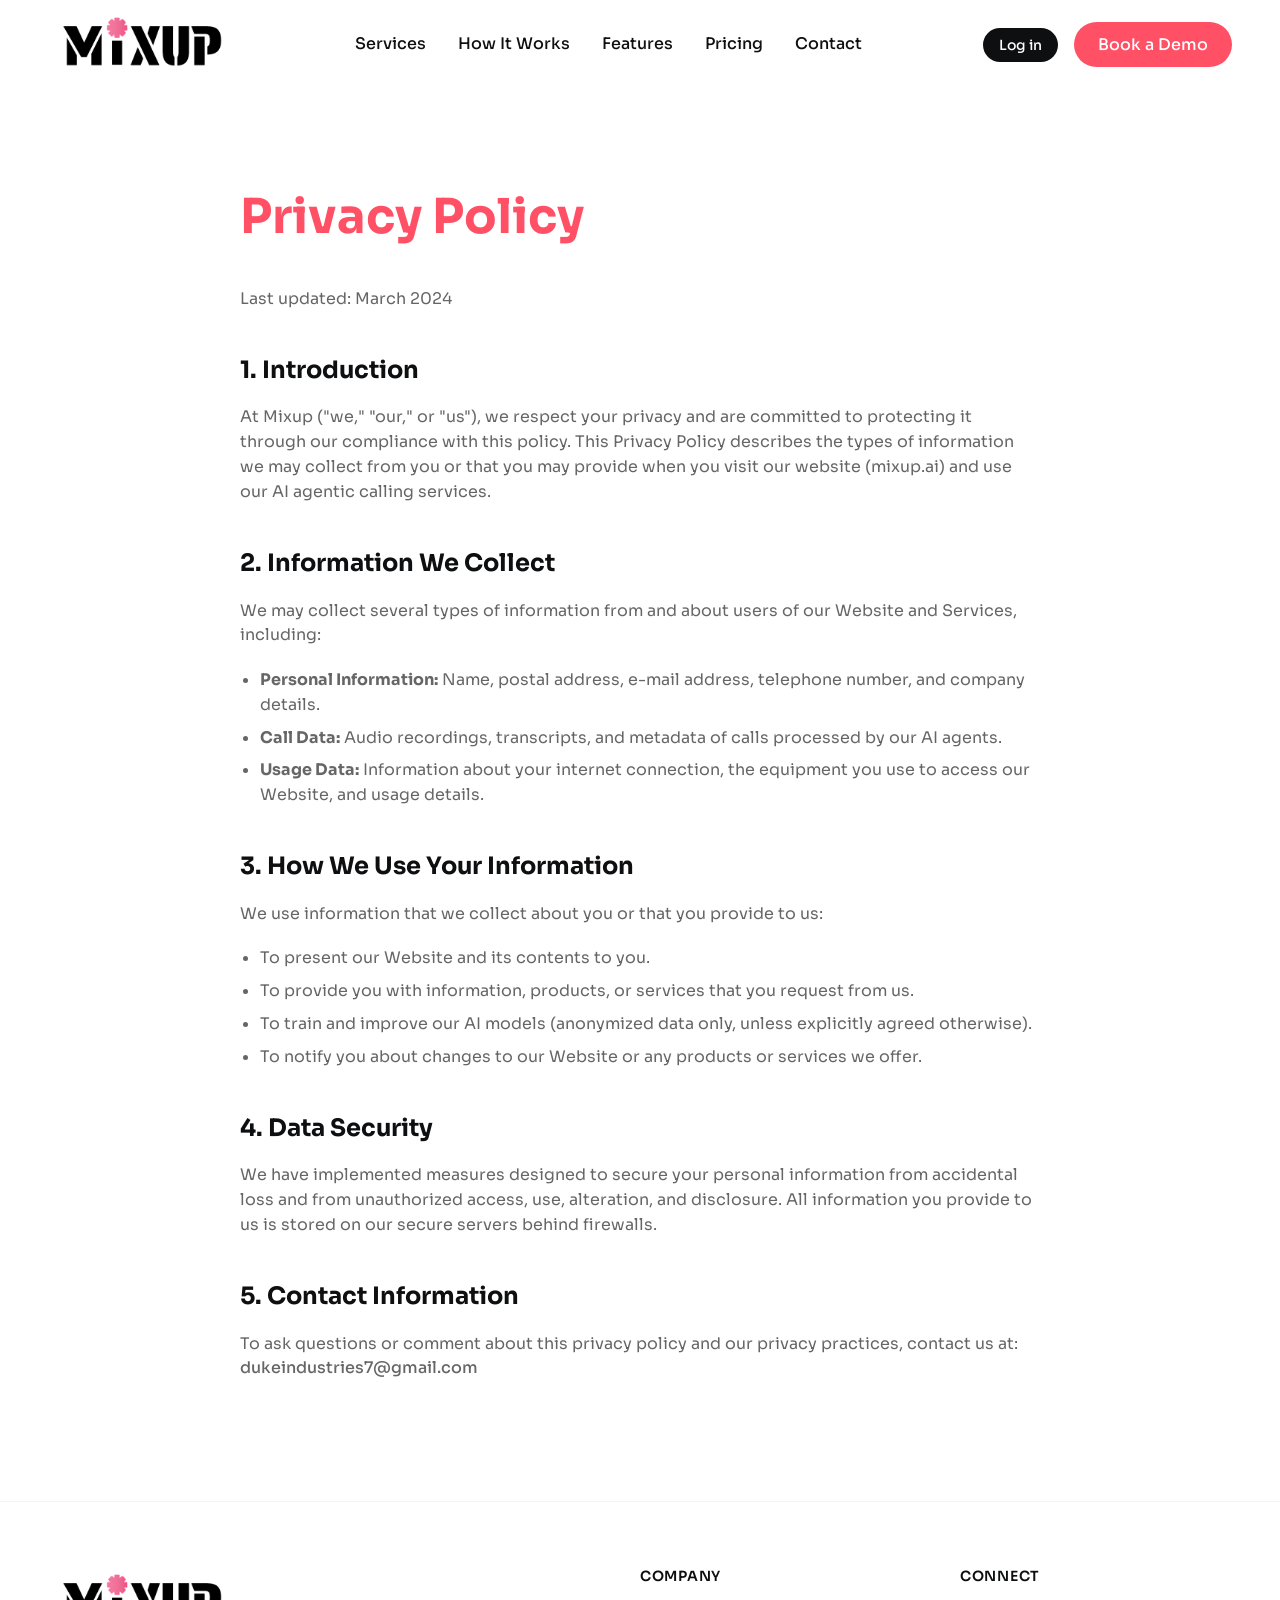
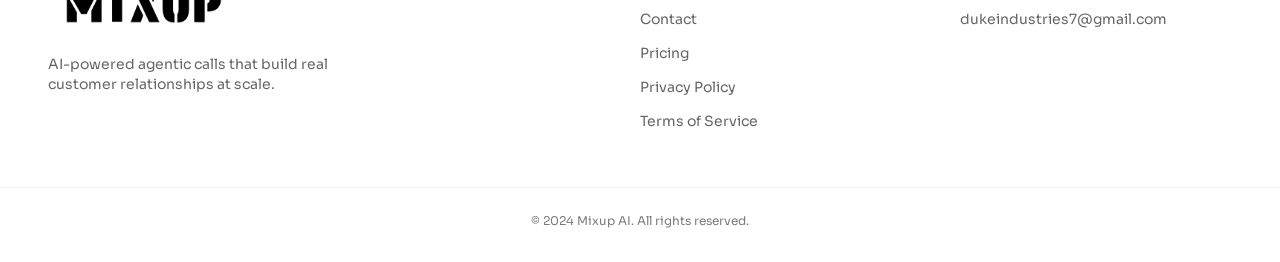
<file: website/privacy.html>
<!DOCTYPE html>
<html lang="en">

<head>
    <meta charset="UTF-8">
    <meta name="viewport" content="width=device-width, initial-scale=1.0">
    <title>Privacy Policy - Mixup</title>
    <link rel="icon" type="image/jpeg" href="favicon.jpeg">
    <link rel="preconnect" href="https://fonts.googleapis.com">
    <link rel="preconnect" href="https://fonts.gstatic.com" crossorigin>
    <link href="https://fonts.googleapis.com/css2?family=Sora:wght@400;500;600;700;800&family=JetBrains+Mono:wght@400;500&display=swap" rel="stylesheet">
    <link rel="stylesheet" href="styles.css">
    <style>
        .legal-content {
            padding: 180px 0 100px;
            max-width: 800px;
            margin: 0 auto;
        }
        
        .legal-content h1 {
            font-size: 3rem;
            margin-bottom: 2rem;
            color: var(--color-signal-coral);
        }
        
        .legal-content h2 {
            font-size: 1.5rem;
            margin: 2.5rem 0 1rem;
            color: var(--color-carbon-ink);
        }
        
        .legal-content p {
            margin-bottom: 1.2rem;
            color: var(--color-smoke);
            line-height: var(--leading-body);
        }
        
        .legal-content ul {
            margin-bottom: 1.5rem;
            padding-left: 20px;
            color: var(--color-smoke);
        }
        
        .legal-content li {
            margin-bottom: 0.5rem;
        }
    </style>
</head>

<body>
    <!-- Navigation -->
    <nav class="navbar" id="navbar">
        <div class="nav-container">
            <a href="index.html" class="nav-logo">
                <img src="23836 (1).png" alt="Mixup" class="logo-img">
            </a>
            <div class="nav-links" id="navLinks">
                <a href="index.html#services" class="nav-link">Services</a>
                <a href="index.html#how-it-works" class="nav-link">How It Works</a>
                <a href="index.html#features" class="nav-link">Features</a>
                <a href="pricing.html" class="nav-link">Pricing</a>
                <a href="index.html#contact" class="nav-link">Contact</a>
            </div>
            <div class="nav-actions">
                <button class="btn btn-dark" onclick="window.location.href='index.html'">Log in</button>
                <button class="btn btn-primary" onclick="window.location.href='index.html#contact'">Book a Demo</button>
            </div>
        </div>
    </nav>

    <!-- Content -->
    <main class="container legal-content">
        <h1>Privacy Policy</h1>
        <p>Last updated: March 2024</p>
        
        <h2>1. Introduction</h2>
        <p>At Mixup ("we," "our," or "us"), we respect your privacy and are committed to protecting it through our compliance with this policy. This Privacy Policy describes the types of information we may collect from you or that you may provide when you visit our website (mixup.ai) and use our AI agentic calling services.</p>

        <h2>2. Information We Collect</h2>
        <p>We may collect several types of information from and about users of our Website and Services, including:</p>
        <ul>
            <li><strong>Personal Information:</strong> Name, postal address, e-mail address, telephone number, and company details.</li>
            <li><strong>Call Data:</strong> Audio recordings, transcripts, and metadata of calls processed by our AI agents.</li>
            <li><strong>Usage Data:</strong> Information about your internet connection, the equipment you use to access our Website, and usage details.</li>
        </ul>

        <h2>3. How We Use Your Information</h2>
        <p>We use information that we collect about you or that you provide to us:</p>
        <ul>
            <li>To present our Website and its contents to you.</li>
            <li>To provide you with information, products, or services that you request from us.</li>
            <li>To train and improve our AI models (anonymized data only, unless explicitly agreed otherwise).</li>
            <li>To notify you about changes to our Website or any products or services we offer.</li>
        </ul>

        <h2>4. Data Security</h2>
        <p>We have implemented measures designed to secure your personal information from accidental loss and from unauthorized access, use, alteration, and disclosure. All information you provide to us is stored on our secure servers behind firewalls.</p>

        <h2>5. Contact Information</h2>
        <p>To ask questions or comment about this privacy policy and our privacy practices, contact us at: <a href="mailto:dukeindustries7@gmail.com" style="color: var(--accent-cyan); font-weight: 500;">dukeindustries7@gmail.com</a></p>
    </main>

    <!-- Footer -->
    <footer class="footer">
        <div class="container footer-grid">
            <div class="footer-brand">
                <a href="index.html" class="nav-logo">
                    <img src="23836 (1).png" alt="Mixup" class="logo-img logo-img-footer">
                </a>
                <p class="footer-desc">AI-powered agentic calls that build real customer relationships at scale.</p>
            </div>

            <div class="footer-links-group">
                <h4>Company</h4>
                <a href="index.html#contact">Contact</a>
                <a href="pricing.html">Pricing</a>
                <a href="privacy.html">Privacy Policy</a>
                <a href="terms.html">Terms of Service</a>
            </div>
            
            <div class="footer-links-group">
                <h4>Connect</h4>
                <a href="mailto:dukeindustries7@gmail.com">dukeindustries7@gmail.com</a>
            </div>
        </div>
        <div class="footer-bottom container">
            <p>&copy; 2024 Mixup AI. All rights reserved.</p>
        </div>
    </footer>
</body>
</html>
</file>
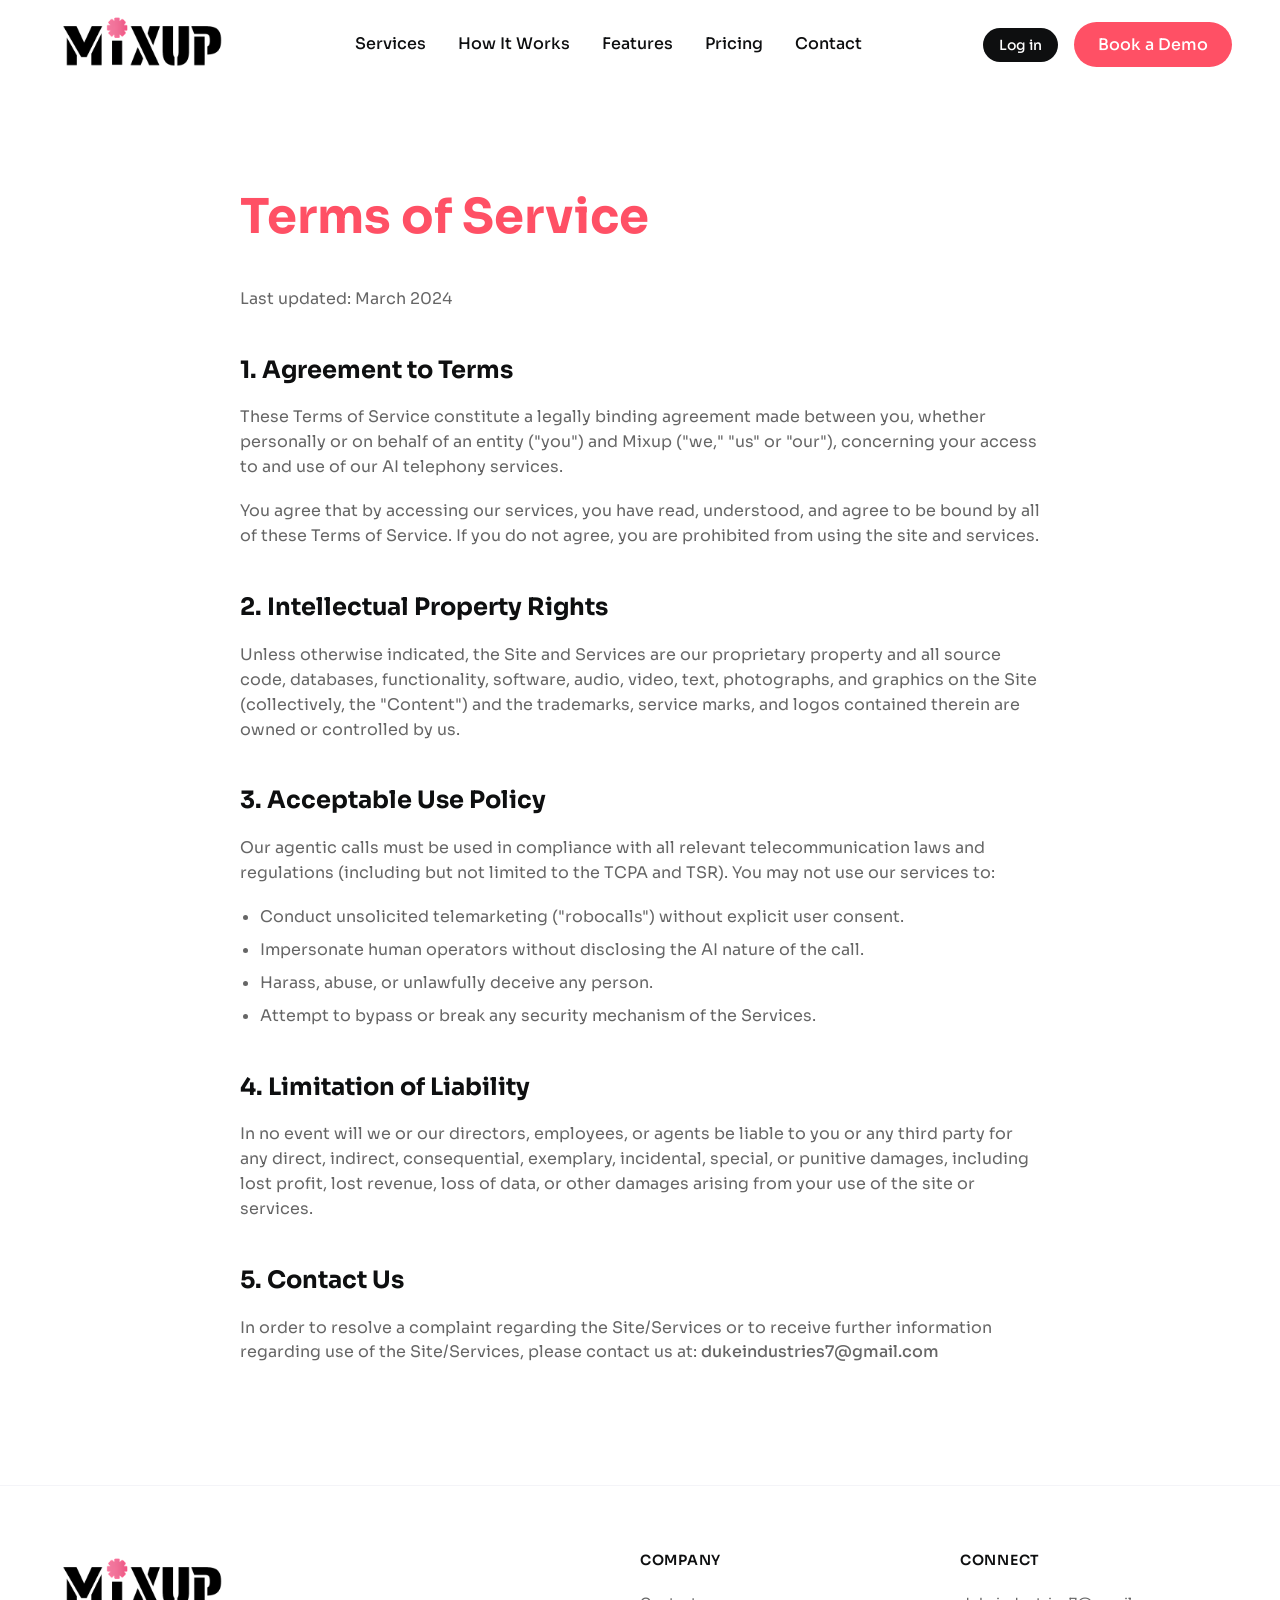
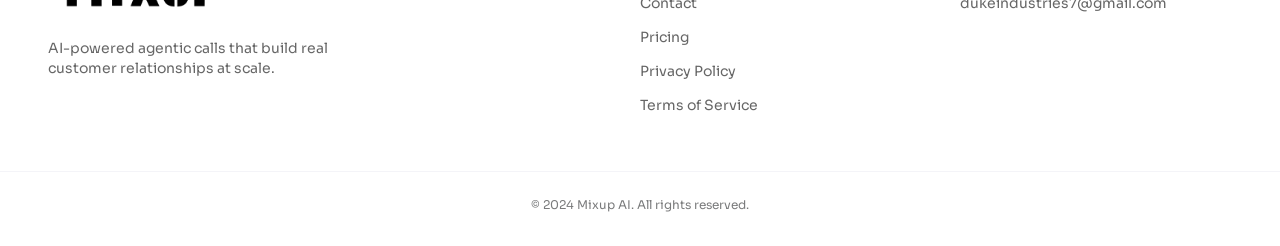
<file: website/terms.html>
<!DOCTYPE html>
<html lang="en">

<head>
    <meta charset="UTF-8">
    <meta name="viewport" content="width=device-width, initial-scale=1.0">
    <title>Terms of Service - Mixup</title>
    <link rel="icon" type="image/jpeg" href="favicon.jpeg">
    <link rel="preconnect" href="https://fonts.googleapis.com">
    <link rel="preconnect" href="https://fonts.gstatic.com" crossorigin>
    <link href="https://fonts.googleapis.com/css2?family=Sora:wght@400;500;600;700;800&family=JetBrains+Mono:wght@400;500&display=swap" rel="stylesheet">
    <link rel="stylesheet" href="styles.css">
    <style>
        .legal-content {
            padding: 180px 0 100px;
            max-width: 800px;
            margin: 0 auto;
        }
        
        .legal-content h1 {
            font-size: 3rem;
            margin-bottom: 2rem;
            color: var(--color-signal-coral);
        }
        
        .legal-content h2 {
            font-size: 1.5rem;
            margin: 2.5rem 0 1rem;
            color: var(--color-carbon-ink);
        }
        
        .legal-content p {
            margin-bottom: 1.2rem;
            color: var(--color-smoke);
            line-height: var(--leading-body);
        }
        
        .legal-content ul {
            margin-bottom: 1.5rem;
            padding-left: 20px;
            color: var(--color-smoke);
        }
        
        .legal-content li {
            margin-bottom: 0.5rem;
        }
    </style>
</head>

<body>
    <!-- Navigation -->
    <nav class="navbar" id="navbar">
        <div class="nav-container">
            <a href="index.html" class="nav-logo">
                <img src="23836 (1).png" alt="Mixup" class="logo-img">
            </a>
            <div class="nav-links" id="navLinks">
                <a href="index.html#services" class="nav-link">Services</a>
                <a href="index.html#how-it-works" class="nav-link">How It Works</a>
                <a href="index.html#features" class="nav-link">Features</a>
                <a href="pricing.html" class="nav-link">Pricing</a>
                <a href="index.html#contact" class="nav-link">Contact</a>
            </div>
            <div class="nav-actions">
                <button class="btn btn-dark" onclick="window.location.href='index.html'">Log in</button>
                <button class="btn btn-primary" onclick="window.location.href='index.html#contact'">Book a Demo</button>
            </div>
        </div>
    </nav>


    <!-- Content -->
    <main class="container legal-content">
        <h1>Terms of Service</h1>
        <p>Last updated: March 2024</p>
        
        <h2>1. Agreement to Terms</h2>
        <p>These Terms of Service constitute a legally binding agreement made between you, whether personally or on behalf of an entity ("you") and Mixup ("we," "us" or "our"), concerning your access to and use of our AI telephony services.</p>
        <p>You agree that by accessing our services, you have read, understood, and agree to be bound by all of these Terms of Service. If you do not agree, you are prohibited from using the site and services.</p>

        <h2>2. Intellectual Property Rights</h2>
        <p>Unless otherwise indicated, the Site and Services are our proprietary property and all source code, databases, functionality, software, audio, video, text, photographs, and graphics on the Site (collectively, the "Content") and the trademarks, service marks, and logos contained therein are owned or controlled by us.</p>

        <h2>3. Acceptable Use Policy</h2>
        <p>Our agentic calls must be used in compliance with all relevant telecommunication laws and regulations (including but not limited to the TCPA and TSR). You may not use our services to:</p>
        <ul>
            <li>Conduct unsolicited telemarketing ("robocalls") without explicit user consent.</li>
            <li>Impersonate human operators without disclosing the AI nature of the call.</li>
            <li>Harass, abuse, or unlawfully deceive any person.</li>
            <li>Attempt to bypass or break any security mechanism of the Services.</li>
        </ul>

        <h2>4. Limitation of Liability</h2>
        <p>In no event will we or our directors, employees, or agents be liable to you or any third party for any direct, indirect, consequential, exemplary, incidental, special, or punitive damages, including lost profit, lost revenue, loss of data, or other damages arising from your use of the site or services.</p>

        <h2>5. Contact Us</h2>
        <p>In order to resolve a complaint regarding the Site/Services or to receive further information regarding use of the Site/Services, please contact us at: <a href="mailto:dukeindustries7@gmail.com" style="color: var(--accent-cyan); font-weight: 500;">dukeindustries7@gmail.com</a></p>
    </main>

    <!-- Footer -->
    <footer class="footer">
        <div class="container footer-grid">
            <div class="footer-brand">
                <a href="index.html" class="nav-logo">
                    <img src="23836 (1).png" alt="Mixup" class="logo-img logo-img-footer">
                </a>
                <p class="footer-desc">AI-powered agentic calls that build real customer relationships at scale.</p>
            </div>

            <div class="footer-links-group">
                <h4>Company</h4>
                <a href="index.html#contact">Contact</a>
                <a href="pricing.html">Pricing</a>
                <a href="privacy.html">Privacy Policy</a>
                <a href="terms.html">Terms of Service</a>
            </div>
            
            <div class="footer-links-group">
                <h4>Connect</h4>
                <a href="mailto:dukeindustries7@gmail.com">dukeindustries7@gmail.com</a>
            </div>
        </div>
        <div class="footer-bottom container">
            <p>&copy; 2024 Mixup AI. All rights reserved.</p>
        </div>
    </footer>
</body>
</html>
</file>
<file: website/styles.css>
/* ==========================================
   CONTRAST — Style & Design System
   ========================================== */

@import url('https://fonts.googleapis.com/css2?family=Sora:wght@400;500;600;700;800&family=JetBrains+Mono:wght@400;500&display=swap');

:root {
  /* Colors */
  --color-signal-coral: #ff5065;
  --color-ember-wash: #ff7a59;
  --color-persimmon: #ff5c35;
  --color-coral-mist: #ffe9eb;
  --color-carbon-ink: #0e0f10;
  --color-pure-white: #ffffff;
  --color-fog: #f4f4f8;
  --color-graphite: #2f3133;
  --color-slate: #7a7b7c;
  --color-smoke: #666666;

  /* Typography — Font Families */
  --font-gilroy: 'Sora', ui-sans-serif, system-ui, -apple-system, sans-serif;
  --font-mono: 'JetBrains Mono', monospace;

  /* Typography — Scale */
  --text-caption: 14px;
  --leading-caption: 1.43;
  --text-body-sm: 16px;
  --leading-body-sm: 1.5;
  --text-body: 18px;
  --leading-body: 1.56;
  --text-subheading: 20px;
  --leading-subheading: 1.6;
  --text-heading-sm: 24px;
  --leading-heading-sm: 1.33;
  --text-heading: 48px;
  --leading-heading: 1.11;
  --text-display: 56px;
  --leading-display: 0.95;

  /* Typography — Weights */
  --font-weight-medium: 500;
  --font-weight-semibold: 600;
  --font-weight-bold: 700;

  /* Spacing */
  --spacing-8: 8px;
  --spacing-12: 12px;
  --spacing-16: 16px;
  --spacing-20: 20px;
  --spacing-24: 24px;
  --spacing-28: 28px;
  --spacing-32: 32px;
  --spacing-40: 40px;
  --spacing-48: 48px;
  --spacing-56: 56px;
  --spacing-64: 64px;
  --spacing-72: 72px;
  --spacing-80: 80px;
  --spacing-88: 88px;
  --spacing-112: 112px;
  --spacing-120: 120px;

  /* Layout */
  --page-max-width: 100%;
  --section-gap: 80px;
  --card-padding: 24px;
  --element-gap: 16px;

  /* Border Radius */
  --radius-md: 4px;
  --radius-lg: 8px;
  --radius-xl: 12px;
  --radius-2xl: 16px;
  --radius-2xl-2: 20px;
  --radius-3xl: 24px;
  --radius-3xl-2: 32px;
  --radius-3xl-3: 40px;
  --radius-full: 100px;
  --radius-full-2: 120px;

  /* Named Radii */
  --radius-nav: 4px;
  --radius-cards: 24px;
  --radius-badges: 100px;
  --radius-images: 100px;
  --radius-buttons: 100px;
  --radius-largecards: 40px;
  --radius-smallcards: 16px;
  --radius-extralargecards: 120px;

  /* Shadows */
  --shadow-xl: rgba(38, 42, 62, 0.06) 0px 5px 25px 0px;

  /* Surfaces */
  --surface-canvas: #ffffff;
  --surface-fog: #f4f4f8;
  --surface-card: #ffffff;
  --surface-accent-wash: #ffe9eb;
  --surface-dark-surface: #0e0f10;

  /* Transitions */
  --transition-fast: 0.2s cubic-bezier(0.4, 0, 0.2, 1);
  --transition-smooth: 0.4s cubic-bezier(0.4, 0, 0.2, 1);
  --transition-spring: 0.6s cubic-bezier(0.34, 1.56, 0.64, 1);
}

/* ==========================================
   RESET & BASE
   ========================================== */
*,
*::before,
*::after {
  margin: 0;
  padding: 0;
  box-sizing: border-box;
}

html {
  scroll-behavior: smooth;
  scroll-padding-top: 100px;
  font-size: 16px;
  overflow-x: hidden;
  width: 100%;
  margin: 0;
  padding: 0;
}

body {
  font-family: var(--font-gilroy);
  background: var(--surface-canvas);
  color: var(--color-carbon-ink);
  overflow-x: hidden;
  width: 100%;
  margin: 0;
  padding: 0;
  line-height: var(--leading-body);
  -webkit-font-smoothing: antialiased;
  -moz-osx-font-smoothing: grayscale;
}

section {
  scroll-margin-top: 100px;
}

.diagonal-marquee-wrapper {
  overflow: hidden;
  width: 100%;
}

a {
  color: inherit;
  text-decoration: none;
  transition: color var(--transition-fast);
}

img {
  max-width: 100%;
  display: block;
}

/* --- Container --- */
.container {
  max-width: 100%;
  margin: 0 auto;
  padding: 0 48px;
  width: 100%;
  position: relative;
  box-sizing: border-box;
}

/* ==========================================
   ANIMATED BACKGROUND PARTICLES
   ========================================== */
.particles-container {
  position: fixed;
  top: 0;
  left: 0;
  width: 100%;
  height: 100%;
  pointer-events: none;
  z-index: -1;
  overflow: hidden;
}

.particle {
  position: absolute;
  width: 4px;
  height: 4px;
  background: var(--color-signal-coral);
  border-radius: 50%;
  opacity: 0.15;
  animation: float-particle 20s infinite ease-in-out;
}

@keyframes float-particle {
  0%, 100% {
    transform: translate(0, 0) scale(1);
    opacity: 0.15;
  }
  25% {
    transform: translate(100px, -200px) scale(1.5);
    opacity: 0.25;
  }
  50% {
    transform: translate(-50px, -400px) scale(1);
    opacity: 0.15;
  }
  75% {
    transform: translate(150px, -600px) scale(1.2);
    opacity: 0.2;
  }
}

/* ==========================================
   ANIMATED GRADIENT TEXT
   ========================================== */
.gradient-text-animated {
  background: linear-gradient(
    135deg,
    var(--color-signal-coral) 0%,
    var(--color-ember-wash) 25%,
    var(--color-persimmon) 50%,
    var(--color-signal-coral) 75%,
    var(--color-ember-wash) 100%
  );
  background-size: 300% 300%;
  -webkit-background-clip: text;
  -webkit-text-fill-color: transparent;
  background-clip: text;
  animation: gradient-shift 8s ease infinite;
}

@keyframes gradient-shift {
  0%, 100% { background-position: 0% 50%; }
  50% { background-position: 100% 50%; }
}

/* ==========================================
   GLOWING BORDER ANIMATION
   ========================================== */
.glow-border {
  position: relative;
  overflow: hidden;
}

.glow-border::before {
  content: '';
  position: absolute;
  top: -2px;
  left: -2px;
  right: -2px;
  bottom: -2px;
  background: linear-gradient(
    45deg,
    var(--color-signal-coral),
    transparent,
    var(--color-ember-wash),
    transparent,
    var(--color-signal-coral)
  );
  background-size: 400% 400%;
  z-index: -1;
  border-radius: inherit;
  animation: glow-rotate 3s linear infinite;
  opacity: 0;
  transition: opacity 0.3s ease;
}

.glow-border:hover::before {
  opacity: 1;
}

@keyframes glow-rotate {
  0% { background-position: 0% 50%; }
  50% { background-position: 100% 50%; }
  100% { background-position: 0% 50%; }
}

/* --- Reveal Animation --- */
.reveal {
  opacity: 0;
  transform: translateY(30px);
  transition: opacity 0.8s cubic-bezier(0.4, 0, 0.2, 1), transform 0.8s cubic-bezier(0.4, 0, 0.2, 1);
}

.reveal.visible {
  opacity: 1;
  transform: translateY(0);
}

/* Staggered reveal delays */
.reveal:nth-child(1) { transition-delay: 0s; }
.reveal:nth-child(2) { transition-delay: 0.1s; }
.reveal:nth-child(3) { transition-delay: 0.2s; }
.reveal:nth-child(4) { transition-delay: 0.3s; }
.reveal:nth-child(5) { transition-delay: 0.4s; }
.reveal:nth-child(6) { transition-delay: 0.5s; }

/* --- Typography Utilities --- */
.text-display {
  font-size: var(--text-display);
  line-height: var(--leading-display);
  font-weight: var(--font-weight-bold);
  letter-spacing: -0.04em;
}

.text-heading {
  font-size: var(--text-heading);
  line-height: var(--leading-heading);
  font-weight: var(--font-weight-semibold);
  letter-spacing: -0.03em;
}

.text-body {
  font-size: var(--text-body);
  line-height: var(--leading-body);
  font-weight: var(--font-weight-medium);
}

.text-caption {
  font-size: var(--text-caption);
  line-height: var(--leading-caption);
}

.section-tag {
  display: inline-block;
  font-family: var(--font-gilroy);
  font-size: 12px;
  font-weight: var(--font-weight-semibold);
  text-transform: uppercase;
  color: var(--color-signal-coral);
  padding: 6px 16px;
  border-radius: var(--radius-badges);
  margin-bottom: var(--spacing-24);
  background: var(--color-coral-mist);
  letter-spacing: 0.05em;
}

.section-title {
  font-size: clamp(2rem, 4vw, var(--text-heading));
  font-weight: var(--font-weight-semibold);
  line-height: var(--leading-heading);
  letter-spacing: -0.03em;
  margin-bottom: var(--spacing-16);
  color: var(--color-carbon-ink);
}

.section-title .accent {
  color: var(--color-signal-coral);
}

.section-subtitle {
  font-size: var(--text-body);
  color: var(--color-smoke);
  max-width: 600px;
  margin: 0 auto;
  line-height: var(--leading-body);
}

.section-header {
  text-align: center;
  margin-bottom: var(--spacing-64);
}

/* ==========================================
   BUTTONS
   ========================================== */
.btn {
  display: inline-flex;
  align-items: center;
  justify-content: center;
  gap: var(--spacing-8);
  font-family: var(--font-gilroy);
  font-size: var(--text-body-sm);
  font-weight: var(--font-weight-medium);
  padding: 12px 24px;
  border-radius: var(--radius-buttons);
  border: none;
  cursor: pointer;
  transition: all var(--transition-fast);
}

.btn-primary {
  background: var(--color-signal-coral);
  color: var(--color-pure-white);
  position: relative;
  overflow: hidden;
}

/* Ripple effect */
.btn-primary::before {
  content: '';
  position: absolute;
  top: 50%;
  left: 50%;
  width: 0;
  height: 0;
  background: rgba(255, 255, 255, 0.2);
  border-radius: 50%;
  transform: translate(-50%, -50%);
  transition: width 0.6s ease, height 0.6s ease;
}

.btn-primary:hover::before {
  width: 300px;
  height: 300px;
}

.btn-primary:hover {
  transform: translateY(-2px);
  background: #e63e52;
  box-shadow: 0 8px 20px rgba(255, 80, 101, 0.3);
}

.btn-dark {
  background: var(--color-carbon-ink);
  color: var(--color-pure-white);
  padding: 8px 16px;
  font-size: var(--text-caption);
  border-radius: var(--radius-buttons);
}

.btn-dark:hover {
  transform: translateY(-1px);
  background: #1b1d1f;
}

.btn-ghost {
  background: var(--color-pure-white);
  color: var(--color-carbon-ink);
  border: 1px solid #000000;
}

.btn-ghost:hover {
  background: var(--color-fog);
  transform: translateY(-1px);
}

.btn-lg {
  padding: 16px 32px;
  font-size: var(--text-body);
}

.btn-full {
  width: 100%;
}

/* ==========================================
   NAVBAR
   ========================================== */
.navbar {
  position: fixed;
  top: 0;
  left: 0;
  right: 0;
  height: 90px;
  z-index: 1000;
  background: transparent;
  border-bottom: 1px solid transparent;
  transition: height var(--transition-fast), background-color var(--transition-fast), border-color var(--transition-fast), box-shadow var(--transition-fast);
  display: flex;
  align-items: center;
}

.navbar.scrolled {
  height: 72px;
  background: rgba(255, 255, 255, 0.95);
  backdrop-filter: blur(20px);
  -webkit-backdrop-filter: blur(20px);
  border-bottom: 1px solid var(--color-fog);
  box-shadow: 0 8px 32px rgba(0, 0, 0, 0.08);
  animation: slide-down 0.4s ease;
}

@keyframes slide-down {
  from {
    transform: translateY(-100%);
    opacity: 0;
  }
  to {
    transform: translateY(0);
    opacity: 1;
  }
}

/* Animated underline for nav links */
.nav-link::after {
  content: '';
  position: absolute;
  bottom: -4px;
  left: 0;
  width: 0;
  height: 2px;
  background: var(--color-signal-coral);
  transition: width 0.3s ease;
}

.nav-link:hover::after {
  width: 100%;
}

.nav-container {
  max-width: 100%;
  margin: 0 auto;
  padding: 0 48px;
  display: flex;
  align-items: center;
  justify-content: space-between;
  width: 100%;
  box-sizing: border-box;
}

.nav-logo {
  display: flex;
  align-items: center;
}

.logo-img {
  height: 72px;
  width: auto;
}

.nav-links {
  display: flex;
  align-items: center;
  gap: var(--spacing-32);
}

.nav-link {
  font-size: var(--text-body-sm);
  font-weight: var(--font-weight-medium);
  color: var(--color-carbon-ink);
  position: relative;
}

.nav-link:hover {
  color: var(--color-signal-coral);
}

.nav-actions {
  display: flex;
  align-items: center;
  gap: var(--spacing-16);
}

/* Inline 'New' Badge */
.new-badge {
  color: var(--color-signal-coral);
  font-size: 11px;
  font-style: italic;
  font-weight: var(--font-weight-bold);
  margin-left: 4px;
  text-transform: uppercase;
}

.nav-toggle {
  display: none;
  flex-direction: column;
  gap: 5px;
  background: none;
  border: none;
  cursor: pointer;
}

.nav-toggle span {
  width: 24px;
  height: 2px;
  background: var(--color-carbon-ink);
  border-radius: var(--radius-md);
  transition: all var(--transition-fast);
}

/* ==========================================
   HERO SECTION
   ========================================== */
.hero {
  position: relative;
  padding: 380px 0 100px;
  background: var(--surface-canvas);
  text-align: center;
}

.hero-container {
  max-width: 800px;
  margin: 0 auto;
}

.hero-badge {
  display: inline-flex;
  align-items: center;
  gap: var(--spacing-8);
  font-size: var(--text-caption);
  font-weight: var(--font-weight-semibold);
  color: var(--color-signal-coral);
  padding: 6px 16px;
  border-radius: var(--radius-badges);
  background: var(--color-coral-mist);
  margin-bottom: var(--spacing-32);
}

.badge-dot {
  width: 8px;
  height: 8px;
  background: var(--color-signal-coral);
  border-radius: 50%;
  animation: pulse-coral 2s ease-in-out infinite;
}

@keyframes pulse-coral {
  0%, 100% {
    opacity: 1;
    box-shadow: 0 0 0 0 rgba(255, 80, 101, 0.4);
  }
  50% {
    opacity: 0.7;
    box-shadow: 0 0 0 8px rgba(255, 80, 101, 0);
  }
}

.hero-title {
  font-size: clamp(2.5rem, 6vw, var(--text-display));
  line-height: 1.15;
  font-weight: var(--font-weight-bold);
  letter-spacing: -0.04em;
  margin-bottom: var(--spacing-24);
  color: var(--color-carbon-ink);
  position: relative;
}

.hero-title span.accent {
  color: var(--color-signal-coral);
  position: relative;
  display: inline-block;
}

/* Animated underline for hero accent */
.hero-title span.accent::after {
  content: '';
  position: absolute;
  bottom: 0;
  left: 0;
  width: 0;
  height: 4px;
  background: linear-gradient(90deg, var(--color-signal-coral), var(--color-ember-wash));
  border-radius: var(--radius-full);
  animation: underline-grow 1.5s ease-out forwards;
  animation-delay: 0.5s;
}

@keyframes underline-grow {
  to { width: 100%; }
}

/* ==========================================
   SCROLL PROGRESS INDICATOR
   ========================================== */
.scroll-progress {
  position: fixed;
  top: 0;
  left: 0;
  width: 0%;
  height: 3px;
  background: linear-gradient(90deg, var(--color-signal-coral), var(--color-ember-wash));
  z-index: 9999;
  transition: width 0.1s ease-out;
}

/* ==========================================
   FLOATING ACTION BUTTON
   ========================================== */
.floating-cta {
  position: fixed;
  bottom: 28px;
  right: 28px;
  z-index: 99999;
  opacity: 1;
  transform: none;
  transition: all 0.3s cubic-bezier(0.4, 0, 0.2, 1);
}

.floating-cta.visible {
  opacity: 1;
  transform: none;
}

.floating-cta button {
  width: 58px;
  height: 58px;
  border-radius: 50%;
  background: linear-gradient(135deg, #ff5065, #ff7a59);
  border: 2px solid rgba(255, 255, 255, 0.2);
  color: white;
  font-size: 24px;
  cursor: pointer;
  box-shadow: 0 8px 25px rgba(255, 80, 101, 0.45);
  transition: all 0.25s ease;
  animation: pulse-float 2s ease-in-out infinite;
  display: flex;
  align-items: center;
  justify-content: center;
}

.floating-cta button:hover {
  transform: scale(1.1) translateY(-2px);
  box-shadow: 0 12px 32px rgba(255, 80, 101, 0.6);
}

.floating-cta-tooltip {
  position: absolute;
  right: 70px;
  top: 50%;
  transform: translateY(-50%);
  background: #0e0f10;
  color: #ffffff;
  padding: 6px 14px;
  border-radius: 8px;
  font-size: 12px;
  font-weight: 600;
  font-family: 'Sora', sans-serif;
  white-space: nowrap;
  pointer-events: none;
  opacity: 0;
  transition: opacity 0.2s ease, transform 0.2s ease;
  box-shadow: 0 4px 14px rgba(0, 0, 0, 0.2);
}

.floating-cta:hover .floating-cta-tooltip {
  opacity: 1;
  transform: translateY(-50%) translateX(-4px);
}

@keyframes pulse-float {
  0%, 100% { box-shadow: 0 8px 24px rgba(255, 80, 101, 0.4); }
  50% { box-shadow: 0 8px 32px rgba(255, 80, 101, 0.7); }
}

/* ==========================================
   MORPHING SHAPES BACKGROUND
   ========================================== */
.morph-shape {
  position: absolute;
  border-radius: 50%;
  filter: blur(60px);
  opacity: 0.1;
  animation: morph 20s ease-in-out infinite;
}

@keyframes morph {
  0%, 100% {
    border-radius: 60% 40% 30% 70% / 60% 30% 70% 40%;
    transform: rotate(0deg);
  }
  50% {
    border-radius: 30% 60% 70% 40% / 50% 60% 30% 60%;
    transform: rotate(180deg);
  }
}

.hero-subtitle {
  font-size: var(--text-body);
  color: var(--color-carbon-ink);
  max-width: 600px;
  margin: 0 auto var(--spacing-40);
  line-height: var(--leading-body);
  font-weight: var(--font-weight-medium);
}

.hero-actions {
  display: flex;
  gap: var(--spacing-16);
  justify-content: center;
  flex-wrap: wrap;
  margin-bottom: var(--spacing-48);
}

/* Rating Badge Row */
.rating-badge-row {
  display: flex;
  align-items: center;
  justify-content: center;
  gap: var(--spacing-32);
  flex-wrap: wrap;
  margin-bottom: var(--spacing-64);
}

.rating-badge-item {
  display: flex;
  align-items: center;
  gap: var(--spacing-8);
  font-size: var(--text-caption);
  font-weight: var(--font-weight-medium);
  color: var(--color-carbon-ink);
}

.rating-stars {
  color: var(--color-signal-coral);
  font-size: 14px;
}

.rating-badge-item img {
  height: 18px;
  filter: grayscale(100%);
  opacity: 0.8;
}

/* Waveform Visual */
.hero-visual {
  max-width: 700px;
  margin: 0 auto;
}

.waveform-container {
  background: var(--surface-card);
  border: 1px solid var(--color-fog);
  border-radius: var(--radius-cards);
  padding: var(--spacing-40) var(--spacing-48) var(--spacing-24);
  box-shadow: var(--shadow-xl);
  position: relative;
}

.waveform {
  display: flex;
  align-items: center;
  justify-content: center;
  gap: 4px;
  height: 80px;
  margin-bottom: var(--spacing-20);
}

.wave-bar {
  width: 4px;
  border-radius: var(--radius-full);
  background: var(--color-signal-coral);
  animation: waveAnim 1.5s ease-in-out infinite;
  animation-delay: calc(var(--delay) * 0.08s);
  min-height: 8px;
}

.wave-bar:nth-child(even) {
  background: var(--color-ember-wash);
}

@keyframes waveAnim {
  0%, 100% {
    height: 12px;
    opacity: 0.5;
  }
  50% {
    height: calc(20px + var(--delay) * 2.5px);
    opacity: 1;
  }
}

.waveform-label {
  display: flex;
  align-items: center;
  justify-content: center;
  gap: var(--spacing-8);
  font-family: var(--font-mono);
  font-size: 13px;
  color: var(--color-smoke);
}

.pulse-dot {
  width: 8px;
  height: 8px;
  background: #22c55e;
  border-radius: 50%;
  animation: pulse-green 2s ease-in-out infinite;
  box-shadow: 0 0 8px rgba(34, 197, 94, 0.4);
}

@keyframes pulse-green {
  0%, 100% {
    opacity: 1;
    transform: scale(1);
  }
  50% {
    opacity: 0.5;
    transform: scale(0.9);
  }
}

/* ==========================================
   LOGO MARQUEE STRIP
   ========================================== */
.logo-marquee-section {
  background: var(--surface-canvas);
  padding: var(--spacing-40) 0;
  border-top: 1px solid var(--color-fog);
  border-bottom: 1px solid var(--color-fog);
  overflow: hidden;
}

.logo-marquee-container {
  display: flex;
  overflow: hidden;
  white-space: nowrap;
}

.logo-marquee-track {
  display: inline-flex;
  align-items: center;
  gap: 80px;
  animation: marquee-scroll 25s linear infinite;
}

.logo-item {
  display: inline-flex;
  align-items: center;
  gap: var(--spacing-8);
  font-weight: var(--font-weight-semibold);
  font-size: var(--text-subheading);
  color: var(--color-slate);
  filter: grayscale(100%);
  opacity: 0.6;
}

.logo-item svg {
  width: 28px;
  height: 28px;
}

@keyframes marquee-scroll {
  0% { transform: translateX(0); }
  100% { transform: translateX(-50%); }
}

/* ==========================================
   STATS SECTION
   ========================================== */
.stats {
  padding: var(--section-gap) 0;
  background: var(--surface-canvas);
}

.stats-grid {
  display: flex;
  align-items: center;
  justify-content: center;
  gap: var(--spacing-48);
  flex-wrap: wrap;
}

.stat-item {
  text-align: center;
  flex: 1;
  min-width: 200px;
  position: relative;
  padding: var(--spacing-24);
  border-radius: var(--radius-cards);
  transition: all 0.3s ease;
}

.stat-item:hover {
  background: var(--surface-accent-wash);
  transform: scale(1.05);
}

/* Animated glow effect on stats */
.stat-item::after {
  content: '';
  position: absolute;
  inset: 0;
  border-radius: var(--radius-cards);
  padding: 2px;
  background: linear-gradient(
    135deg,
    var(--color-signal-coral),
    transparent,
    var(--color-ember-wash)
  );
  -webkit-mask: linear-gradient(#fff 0 0) content-box, linear-gradient(#fff 0 0);
  mask: linear-gradient(#fff 0 0) content-box, linear-gradient(#fff 0 0);
  -webkit-mask-composite: xor;
  mask-composite: exclude;
  opacity: 0;
  transition: opacity 0.3s ease;
}

.stat-item:hover::after {
  opacity: 1;
  animation: border-glow 2s linear infinite;
}

@keyframes border-glow {
  0%, 100% { filter: hue-rotate(0deg); }
  50% { filter: hue-rotate(20deg); }
}

.stat-number {
  font-size: var(--text-display);
  font-weight: var(--font-weight-bold);
  letter-spacing: -0.04em;
  color: var(--color-signal-coral);
  position: relative;
  display: inline-block;
}

/* Counter pop animation */
.stat-number.counting {
  animation: counter-pop 0.3s ease-out;
}

@keyframes counter-pop {
  0% { transform: scale(1); }
  50% { transform: scale(1.1); }
  100% { transform: scale(1); }
}

.stat-suffix {
  font-size: var(--text-heading-sm);
  font-weight: var(--font-weight-bold);
  color: var(--color-signal-coral);
}

.stat-label {
  display: block;
  font-size: var(--text-caption);
  color: var(--color-smoke);
  margin-top: var(--spacing-8);
  font-weight: var(--font-weight-medium);
}

.stat-divider {
  width: 1px;
  height: 48px;
  background: var(--color-fog);
}

/* ==========================================
   PROBLEM SECTION
   ========================================== */
.problem {
  padding: var(--section-gap) 0;
  background: var(--surface-canvas);
}

.problem-grid {
  display: grid;
  grid-template-columns: 1fr 1fr;
  gap: var(--spacing-64);
  align-items: center;
}

.section-text {
  font-size: var(--text-body);
  color: var(--color-smoke);
  line-height: var(--leading-body);
  margin-bottom: var(--spacing-32);
}

.problem-list {
  display: flex;
  flex-direction: column;
  gap: var(--spacing-16);
}

.problem-item {
  display: flex;
  align-items: center;
  gap: var(--spacing-12);
  font-size: var(--text-body-sm);
  color: var(--color-carbon-ink);
  font-weight: var(--font-weight-medium);
}

.problem-icon {
  width: 24px;
  height: 24px;
  border-radius: var(--radius-full);
  display: flex;
  align-items: center;
  justify-content: center;
  font-size: 10px;
  font-weight: var(--font-weight-bold);
  flex-shrink: 0;
}

.problem-icon-bad {
  background: var(--color-coral-mist);
  color: var(--color-signal-coral);
  border: 1px solid var(--color-signal-coral);
}

/* --- Comparison Card --- */
.comparison-card {
  background: var(--surface-card);
  border: 1px solid var(--color-fog);
  border-radius: var(--radius-cards);
  padding: var(--spacing-32);
  box-shadow: var(--shadow-xl);
}

.comparison-side {
  padding: var(--spacing-16) 0;
}

.comparison-label {
  font-family: var(--font-mono);
  font-size: 12px;
  font-weight: var(--font-weight-bold);
  letter-spacing: 0.1em;
  text-transform: uppercase;
  color: var(--color-slate);
  margin-bottom: var(--spacing-16);
  display: block;
}

.comparison-label-good {
  color: var(--color-signal-coral);
}

.comparison-metric {
  display: flex;
  justify-content: space-between;
  align-items: center;
  padding: var(--spacing-12) 0;
  border-bottom: 1px solid var(--color-fog);
}

.comparison-metric:last-child {
  border-bottom: none;
}

.metric-label {
  font-size: var(--text-body-sm);
  color: var(--color-smoke);
}

.metric-value {
  font-family: var(--font-mono);
  font-size: var(--text-body-sm);
  font-weight: var(--font-weight-semibold);
}

.metric-bad {
  color: var(--color-carbon-ink);
}

.metric-good {
  color: var(--color-signal-coral);
}

.comparison-divider {
  display: flex;
  align-items: center;
  justify-content: center;
  padding: var(--spacing-8) 0;
}

.comparison-divider span {
  font-family: var(--font-mono);
  font-size: 12px;
  color: var(--color-slate);
  text-transform: uppercase;
  letter-spacing: 0.1em;
  background: var(--color-fog);
  padding: 4px 14px;
  border-radius: var(--radius-badges);
  border: 1px solid var(--color-fog);
}

/* ==========================================
   CORAL DIAGONAL MARQUEE BAND (RIBBON)
   ========================================== */
.diagonal-marquee-band {
  background: var(--color-coral-mist);
  overflow: hidden;
  white-space: nowrap;
  padding: 16px 0;
  transform: rotate(-2deg) scale(1.02);
  margin: var(--spacing-80) 0;
  border-top: 1px solid var(--color-signal-coral);
  border-bottom: 1px solid var(--color-signal-coral);
  z-index: 2;
  position: relative;
}

.diagonal-track {
  display: inline-flex;
  white-space: nowrap;
  animation: diagonal-scroll 20s linear infinite;
}

.diagonal-track span {
  font-size: var(--text-heading-sm);
  font-weight: var(--font-weight-bold);
  color: var(--color-signal-coral);
  margin-right: 64px;
  letter-spacing: 0.05em;
  font-style: italic;
  text-transform: uppercase;
}

@keyframes diagonal-scroll {
  0% { transform: translate3d(0, 0, 0); }
  100% { transform: translate3d(-50%, 0, 0); }
}

/* ==========================================
   SERVICES SECTION
   ========================================== */
.services {
  padding: var(--section-gap) 0;
  background: var(--surface-canvas);
}

.services-grid {
  display: grid;
  grid-template-columns: repeat(2, 1fr);
  gap: var(--spacing-32);
}

.service-card {
  background: var(--surface-card);
  border: 1px solid var(--color-fog);
  border-radius: var(--radius-cards);
  padding: var(--spacing-40);
  transition: all var(--transition-fast);
  box-shadow: var(--shadow-xl);
  position: relative;
  overflow: hidden;
}

/* Animated gradient border on hover */
.service-card::before {
  content: '';
  position: absolute;
  top: 0;
  left: -100%;
  width: 100%;
  height: 100%;
  background: linear-gradient(
    90deg,
    transparent,
    rgba(255, 80, 101, 0.1),
    transparent
  );
  transition: left 0.5s ease;
}

.service-card:hover::before {
  left: 100%;
}

.service-card:hover {
  transform: translateY(-8px);
  border-color: var(--color-signal-coral);
  box-shadow: 0 12px 40px rgba(255, 80, 101, 0.15);
}

/* Pulsing icon animation */
.service-icon {
  width: 56px;
  height: 56px;
  border-radius: var(--radius-full);
  background: var(--color-coral-mist);
  display: flex;
  align-items: center;
  justify-content: center;
  color: var(--color-signal-coral);
  margin-bottom: var(--spacing-24);
  position: relative;
  transition: transform 0.3s ease;
}

.service-card:hover .service-icon {
  animation: pulse-icon 0.6s ease-out;
  transform: scale(1.1);
}

@keyframes pulse-icon {
  0%, 100% { transform: scale(1); }
  50% { transform: scale(1.15); }
}

.service-icon svg {
  width: 24px;
  height: 24px;
  transition: transform 0.3s ease;
}

.service-card:hover .service-icon svg {
  transform: rotate(5deg);
}

.service-title {
  font-size: var(--text-heading-sm);
  font-weight: var(--font-weight-semibold);
  letter-spacing: -0.02em;
  margin-bottom: var(--spacing-12);
  color: var(--color-carbon-ink);
}

.service-desc {
  font-size: var(--text-body-sm);
  color: var(--color-smoke);
  line-height: var(--leading-body-sm);
  margin-bottom: var(--spacing-24);
}

.service-tags {
  display: flex;
  flex-wrap: wrap;
  gap: var(--spacing-8);
}

.service-tag {
  font-size: 12px;
  font-weight: var(--font-weight-medium);
  padding: 4px 12px;
  border-radius: var(--radius-badges);
  background: var(--color-fog);
  color: var(--color-carbon-ink);
}

/* ==========================================
   HOW IT WORKS SECTION
   ========================================== */
.how-it-works {
  padding: var(--section-gap) 0;
  background: var(--surface-canvas);
}

.steps-grid {
  display: grid;
  grid-template-columns: repeat(4, 1fr);
  gap: var(--spacing-24);
}

.step-card {
  padding: var(--spacing-32) var(--spacing-16);
  text-align: center;
  position: relative;
}

.step-number {
  font-family: var(--font-gilroy);
  font-size: var(--text-display);
  font-weight: var(--font-weight-bold);
  color: var(--color-signal-coral);
  opacity: 0.15;
  line-height: 1;
  margin-bottom: var(--spacing-16);
}

.step-line {
  width: 32px;
  height: 2px;
  background: var(--color-signal-coral);
  margin: 0 auto var(--spacing-20);
}

.step-title {
  font-size: var(--text-body-sm);
  font-weight: var(--font-weight-semibold);
  letter-spacing: -0.02em;
  margin-bottom: var(--spacing-12);
}

.step-desc {
  font-size: var(--text-caption);
  color: var(--color-smoke);
  line-height: var(--leading-caption);
}

/* ==========================================
   FEATURES SECTION (BENTO GRID)
   ========================================== */
.features {
  padding: var(--section-gap) 0;
  background: var(--surface-canvas);
}

.features-bento {
  display: grid;
  grid-template-columns: repeat(3, 1fr);
  gap: var(--spacing-24);
}

.feature-card {
  background: var(--surface-card);
  border: 1px solid var(--color-fog);
  border-radius: var(--radius-cards);
  padding: var(--spacing-32);
  transition: all 0.4s cubic-bezier(0.4, 0, 0.2, 1);
  box-shadow: var(--shadow-xl);
  position: relative;
  overflow: hidden;
}

/* Floating animation for feature cards */
.feature-card::before {
  content: '';
  position: absolute;
  top: -50%;
  left: -50%;
  width: 200%;
  height: 200%;
  background: radial-gradient(
    circle,
    rgba(255, 80, 101, 0.08) 0%,
    transparent 70%
  );
  opacity: 0;
  transition: opacity 0.5s ease;
  pointer-events: none;
}

.feature-card:hover::before {
  opacity: 1;
  animation: rotate-gradient 4s linear infinite;
}

@keyframes rotate-gradient {
  from { transform: rotate(0deg); }
  to { transform: rotate(360deg); }
}

.feature-card:hover {
  border-color: var(--color-signal-coral);
  transform: translateY(-8px) scale(1.02);
  box-shadow: 0 20px 60px rgba(255, 80, 101, 0.12);
}

/* Icon bounce on hover */
.feature-card:hover .feature-icon-lg {
  animation: bounce-soft 0.6s ease;
}

@keyframes bounce-soft {
  0%, 100% { transform: translateY(0); }
  50% { transform: translateY(-8px); }
}

.feature-large {
  grid-column: span 2;
  border-radius: var(--radius-largecards);
}

.feature-icon-lg {
  width: 48px;
  height: 48px;
  border-radius: var(--radius-full);
  background: var(--color-coral-mist);
  display: flex;
  align-items: center;
  justify-content: center;
  color: var(--color-signal-coral);
  margin-bottom: var(--spacing-24);
}

.feature-icon-lg svg {
  width: 24px;
  height: 24px;
}

.feature-card h3 {
  font-size: var(--text-heading-sm);
  font-weight: var(--font-weight-semibold);
  letter-spacing: -0.02em;
  margin-bottom: var(--spacing-8);
  color: var(--color-carbon-ink);
}

.feature-card p {
  font-size: var(--text-body-sm);
  color: var(--color-smoke);
  line-height: var(--leading-body-sm);
}

/* ==========================================
   TESTIMONIALS SECTION
   ========================================== */
.results {
  padding: var(--section-gap) 0;
  background: var(--surface-canvas);
}

.testimonials-grid {
  display: grid;
  grid-template-columns: repeat(3, 1fr);
  gap: var(--spacing-32);
}

.testimonial-card {
  background: var(--surface-card);
  border: 1px solid var(--color-fog);
  border-radius: var(--radius-cards);
  padding: var(--spacing-32);
  box-shadow: var(--shadow-xl);
  display: flex;
  flex-direction: column;
  transition: all 0.4s cubic-bezier(0.4, 0, 0.2, 1);
  position: relative;
  overflow: hidden;
}

/* Animated quote mark */
.testimonial-card::before {
  content: '"';
  position: absolute;
  top: 20px;
  right: 30px;
  font-size: 120px;
  font-weight: var(--font-weight-bold);
  color: var(--color-signal-coral);
  opacity: 0.05;
  transition: all 0.4s ease;
  line-height: 1;
}

.testimonial-card:hover::before {
  opacity: 0.1;
  transform: scale(1.1);
}

.testimonial-card:hover {
  border-color: var(--color-signal-coral);
  transform: translateY(-8px);
  box-shadow: 0 16px 48px rgba(255, 80, 101, 0.12);
}

/* Star twinkle animation */
.testimonial-card:hover .testimonial-stars {
  animation: twinkle 0.6s ease;
}

@keyframes twinkle {
  0%, 100% { transform: scale(1); }
  50% { transform: scale(1.1); }
}

.testimonial-stars {
  display: flex;
  gap: 4px;
  color: var(--color-signal-coral);
  font-size: 16px;
  margin-bottom: var(--spacing-16);
}

.testimonial-headline {
  font-size: var(--text-body);
  font-weight: var(--font-weight-semibold);
  color: var(--color-carbon-ink);
  margin-bottom: var(--spacing-12);
}

.testimonial-quote {
  font-size: var(--text-body-sm);
  color: var(--color-smoke);
  line-height: var(--leading-body-sm);
  margin-bottom: var(--spacing-24);
  flex-grow: 1;
}

.testimonial-author {
  display: flex;
  align-items: center;
  gap: var(--spacing-12);
  border-top: 1px solid var(--color-fog);
  padding-top: var(--spacing-16);
}

.author-avatar {
  width: 44px;
  height: 44px;
  border-radius: var(--radius-full);
  background: var(--color-coral-mist);
  color: var(--color-signal-coral);
  display: flex;
  align-items: center;
  justify-content: center;
  font-weight: var(--font-weight-bold);
  font-size: 14px;
  flex-shrink: 0;
}

.author-info {
  display: flex;
  flex-direction: column;
}

.author-name {
  font-size: 14px;
  font-weight: var(--font-weight-semibold);
  color: var(--color-carbon-ink);
}

.author-role {
  font-size: 12px;
  color: var(--color-slate);
}

/* ==========================================
   CTA SECTION
   ========================================== */
.cta-section {
  padding: var(--section-gap) 0 120px;
  background: var(--surface-canvas);
}

.cta-card {
  background: var(--color-coral-mist);
  border-radius: var(--radius-largecards);
  padding: var(--spacing-64);
  text-align: center;
  position: relative;
  overflow: hidden;
}

/* Animated background pattern */
.cta-card::before {
  content: '';
  position: absolute;
  top: -50%;
  left: -50%;
  width: 200%;
  height: 200%;
  background: radial-gradient(
    circle at 30% 70%,
    rgba(255, 80, 101, 0.15) 0%,
    transparent 50%
  ),
  radial-gradient(
    circle at 70% 30%,
    rgba(255, 122, 89, 0.15) 0%,
    transparent 50%
  );
  animation: float-gradients 15s ease-in-out infinite;
}

@keyframes float-gradients {
  0%, 100% { transform: translate(0, 0) rotate(0deg); }
  33% { transform: translate(30px, -30px) rotate(120deg); }
  66% { transform: translate(-20px, 20px) rotate(240deg); }
}

.cta-card::after {
  content: '';
  position: absolute;
  inset: 0;
  background: linear-gradient(
    135deg,
    transparent 0%,
    rgba(255, 255, 255, 0.3) 50%,
    transparent 100%
  );
  transform: translateX(-100%);
  transition: transform 0.6s ease;
}

.cta-card:hover::after {
  transform: translateX(100%);
}

.cta-content {
  position: relative;
  z-index: 1;
}

.cta-title {
  font-size: clamp(1.8rem, 3.5vw, var(--text-heading));
  font-weight: var(--font-weight-semibold);
  letter-spacing: -0.03em;
  line-height: var(--leading-heading);
  margin-bottom: var(--spacing-16);
}

.cta-subtitle {
  font-size: var(--text-body-sm);
  color: var(--color-carbon-ink);
  max-width: 560px;
  margin: 0 auto var(--spacing-40);
  line-height: var(--leading-body-sm);
}

.cta-form {
  max-width: 520px;
  margin: 0 auto;
}

.form-row {
  display: grid;
  grid-template-columns: 1fr 1fr;
  gap: var(--spacing-12);
  margin-bottom: var(--spacing-12);
}

.form-group input {
  width: 100%;
  padding: 14px 18px;
  font-family: var(--font-gilroy);
  font-size: var(--text-caption);
  font-weight: var(--font-weight-medium);
  background: var(--color-pure-white);
  border: 1px solid var(--color-fog);
  border-radius: var(--radius-lg);
  color: var(--color-carbon-ink);
  outline: none;
  transition: all var(--transition-fast);
}

.form-group input:focus {
  border-color: var(--color-signal-coral);
}

.phone-group {
  display: flex;
  gap: var(--spacing-8);
  align-items: stretch;
}

.phone-group .country-select {
  min-width: 100px;
  flex-shrink: 0;
  font-family: var(--font-mono);
  font-size: var(--text-caption);
  font-weight: var(--font-weight-medium);
  color: var(--color-carbon-ink);
  background: var(--color-pure-white);
  border: 1px solid var(--color-fog);
  border-radius: var(--radius-lg);
  padding: 10px var(--spacing-8);
  cursor: pointer;
  outline: none;
}

.phone-group input {
  flex: 1;
}

.cta-form .btn {
  width: 100%;
  margin-top: var(--spacing-8);
}

.cta-note {
  font-size: 12px;
  color: var(--color-slate);
  margin-top: var(--spacing-16);
  font-weight: var(--font-weight-medium);
}

/* ==========================================
   FOOTER
   ========================================== */
.footer {
  border-top: 1px solid var(--color-fog);
  padding: var(--spacing-64) 0 var(--spacing-32);
  background: var(--surface-canvas);
}

.footer-grid {
  display: grid;
  grid-template-columns: 2fr 1fr 1fr;
  gap: var(--spacing-48);
  margin-bottom: var(--spacing-48);
}

.footer-brand p {
  font-size: var(--text-caption);
  color: var(--color-smoke);
  margin-top: var(--spacing-16);
  line-height: var(--leading-caption);
  max-width: 280px;
}

.footer-links-group h4 {
  font-size: var(--text-caption);
  font-weight: var(--font-weight-semibold);
  margin-bottom: var(--spacing-16);
  color: var(--color-carbon-ink);
  text-transform: uppercase;
  letter-spacing: 0.05em;
}

.footer-links-group a {
  display: block;
  font-size: var(--text-caption);
  color: var(--color-smoke);
  padding: 6px 0;
}

.footer-links-group a:hover {
  color: var(--color-signal-coral);
}

.footer-bottom {
  border-top: 1px solid var(--color-fog);
  padding-top: var(--spacing-24);
  text-align: center;
}

.footer-bottom p {
  font-size: 12px;
  color: var(--color-slate);
}



/* ==========================================
   INSTANT CALL MODAL
   ========================================== */
.modal-overlay {
  position: fixed;
  top: 0;
  left: 0;
  width: 100%;
  height: 100%;
  background: rgba(14, 15, 16, 0.4);
  backdrop-filter: blur(8px);
  z-index: 2000;
  display: none;
  align-items: center;
  justify-content: center;
  opacity: 0;
  transition: opacity var(--transition-smooth);
}

.modal-overlay.active {
  display: flex;
  opacity: 1;
}

.modal-content {
  background: var(--surface-card);
  border: 1px solid var(--color-fog);
  border-radius: var(--radius-cards);
  padding: var(--spacing-40);
  max-width: 480px;
  width: 90%;
  position: relative;
  box-shadow: var(--shadow-xl);
  transform: translateY(20px) scale(0.95);
  transition: all var(--transition-smooth);
}

.modal-overlay.active .modal-content {
  transform: translateY(0) scale(1);
}

.modal-close {
  position: absolute;
  top: 20px;
  right: 20px;
  background: none;
  border: none;
  font-size: 24px;
  color: var(--color-slate);
  cursor: pointer;
}

.modal-close:hover {
  color: var(--color-signal-coral);
}

.modal-header h3 {
  font-size: var(--text-heading-sm);
  font-weight: var(--font-weight-semibold);
  color: var(--color-carbon-ink);
  margin-bottom: var(--spacing-8);
}

.modal-header p {
  color: var(--color-smoke);
  font-size: var(--text-caption);
  line-height: var(--leading-caption);
  margin-bottom: var(--spacing-24);
}

.input-wrapper {
  display: flex;
  align-items: center;
  background: var(--color-pure-white);
  border: 1px solid var(--color-fog);
  border-radius: var(--radius-lg);
  padding: 0 var(--spacing-16);
  margin-bottom: var(--spacing-16);
}

.input-wrapper:focus-within {
  border-color: var(--color-signal-coral);
}

.modal-country-select {
  font-family: var(--font-mono);
  font-size: var(--text-caption);
  font-weight: var(--font-weight-medium);
  color: var(--color-carbon-ink);
  border: none;
  background: transparent;
  padding: var(--spacing-8) 0;
  outline: none;
  cursor: pointer;
  margin-right: var(--spacing-8);
}

.modal-input {
  flex: 1;
  border: none;
  padding: 16px 0;
  font-size: var(--text-body-sm);
  font-family: var(--font-mono);
  color: var(--color-carbon-ink);
  background: transparent;
  outline: none;
}

.call-status {
  margin-top: var(--spacing-24);
  background: var(--color-coral-mist);
  border: 1px solid var(--color-signal-coral);
  padding: var(--spacing-16);
  border-radius: var(--radius-lg);
  display: flex;
  flex-direction: column;
  align-items: center;
  text-align: center;
  gap: var(--spacing-12);
}

.call-status span {
  font-size: var(--text-caption);
  color: var(--color-signal-coral);
  font-weight: var(--font-weight-semibold);
}

.waveform-small {
  display: flex;
  gap: 4px;
  height: 30px;
  align-items: center;
}

.wave-bar-sm {
  width: 4px;
  background: var(--color-signal-coral);
  border-radius: var(--radius-full);
  animation: waveAnim 1s ease-in-out infinite;
  animation-delay: calc(var(--delay) * 0.1s);
}

/* ==========================================
   RESPONSIVE DESIGN
   ========================================== */
@media (max-width: 1024px) {
  .features-bento {
    grid-template-columns: repeat(2, 1fr);
  }

  .feature-large {
    grid-column: span 1;
  }

  .testimonials-grid {
    grid-template-columns: repeat(2, 1fr);
  }

  .testimonials-grid .testimonial-card:last-child {
    grid-column: span 2;
  }

  /* Nav triggers at 1024px to prevent tablet wrap */
  .navbar {
    height: 72px;
    background: transparent;
    border-bottom: 1px solid transparent;
  }

  .navbar.scrolled {
    height: 64px;
    background: rgba(255, 255, 255, 0.85);
    backdrop-filter: blur(20px);
    -webkit-backdrop-filter: blur(20px);
    border-bottom: 1px solid var(--color-fog);
    box-shadow: var(--shadow-xl);
  }

  .logo-img {
    height: 40px;
  }

  .nav-links {
    display: none;
    position: fixed;
    top: 0;
    left: 0;
    right: 0;
    bottom: 0;
    background: var(--color-pure-white);
    flex-direction: column;
    justify-content: center;
    align-items: center;
    gap: var(--spacing-32);
    z-index: 999;
    padding: var(--spacing-80) var(--spacing-24);
  }

  .nav-links.active {
    display: flex;
  }

  .nav-actions {
    display: none;
  }

  .nav-toggle {
    display: flex;
    z-index: 1001;
  }

  .nav-toggle.active span:nth-child(1) {
    transform: rotate(45deg) translate(5px, 5px);
  }

  .nav-toggle.active span:nth-child(2) {
    opacity: 0;
  }

  .nav-toggle.active span:nth-child(3) {
    transform: rotate(-45deg) translate(5px, -5px);
  }

  .hero {
    padding: 120px 0 var(--spacing-40);
  }

  .hero-title {
    font-size: clamp(1.8rem, 7vw, 2.5rem);
    margin-bottom: 12px;
  }

  .hero-subtitle {
    font-size: 14px;
    margin-bottom: 24px;
    line-height: 1.5;
  }

  .hero-actions {
    display: flex;
    align-items: center;
    justify-content: center;
    width: 100%;
    margin: 0 auto var(--spacing-32);
    padding: 0 16px;
  }

  .hero-actions .btn {
    width: 100%;
    max-width: 260px;
    padding: 12px 24px;
    font-size: 15px;
    font-weight: 700;
    min-height: 48px;
    height: 48px;
    border-radius: 100px;
    display: inline-flex;
    align-items: center;
    justify-content: center;
    gap: 8px;
    box-sizing: border-box;
  }
}

@media (max-width: 768px) {
  :root {
    --section-gap: 60px;
  }

  .problem-grid {
    grid-template-columns: 1fr;
    gap: var(--spacing-40);
  }

  .services-grid {
    grid-template-columns: 1fr;
  }

  .steps-grid {
    grid-template-columns: 1fr;
  }

  .features-bento {
    grid-template-columns: 1fr;
  }

  .testimonials-grid {
    grid-template-columns: 1fr;
  }

  .testimonials-grid .testimonial-card:last-child {
    grid-column: span 1;
  }

  .stat-divider {
    display: none;
  }

  .stats-grid {
    display: grid;
    grid-template-columns: 1fr 1fr;
    gap: var(--spacing-24);
  }

  .cta-card {
    padding: var(--spacing-40) var(--spacing-24);
  }

  .form-row {
    grid-template-columns: 1fr;
  }

  .phone-group {
    flex-direction: row;
  }

  .footer-grid {
    grid-template-columns: 1fr;
    gap: var(--spacing-32);
  }
}

/* ==========================================
   PRICING PAGE STYLES
   ========================================== */

/* Pricing Hero */
.pricing-hero {
  padding: 140px 0 24px;
  text-align: center;
  position: relative;
}

.pricing-hero .section-header {
  max-width: 800px;
  margin: 0 auto;
}

.pricing-hero .section-title {
  font-size: var(--text-display);
  font-weight: var(--font-weight-bold);
  line-height: 1.1;
  color: var(--color-carbon-ink);
  margin: 16px 0 24px;
}

.pricing-hero .section-title .accent {
  color: var(--color-signal-coral);
}

.pricing-hero .section-subtitle {
  font-size: var(--text-body);
  color: var(--color-smoke);
  max-width: 660px;
  margin: 0 auto;
  line-height: var(--leading-body);
}

/* ROI Calculator Section */
.calculator-section {
  padding: 40px 0 80px;
}

.calculator-wrapper {
  background: var(--surface-card);
  border: 1px solid var(--color-fog);
  border-radius: var(--radius-3xl);
  padding: var(--spacing-48);
  box-shadow: var(--shadow-xl);
  position: relative;
  overflow: hidden;
}

.calculator-wrapper::before {
  content: '';
  position: absolute;
  top: 0;
  left: 0;
  right: 0;
  height: 4px;
  background: linear-gradient(90deg, var(--color-signal-coral), var(--color-ember-wash));
}

.calculator-header {
  text-align: center;
  margin-bottom: var(--spacing-40);
}

.calculator-header h3 {
  font-size: var(--text-heading-sm);
  font-weight: var(--font-weight-bold);
  color: var(--color-carbon-ink);
  margin-bottom: var(--spacing-8);
}

.calculator-header p {
  color: var(--color-smoke);
  font-size: var(--text-body-sm);
}

.calculator-grid {
  display: grid;
  grid-template-columns: 1fr 1fr;
  gap: var(--spacing-48);
  align-items: center;
}

/* Controls */
.calculator-control {
  display: flex;
  flex-direction: column;
  gap: var(--spacing-24);
  background: var(--surface-fog);
  padding: var(--spacing-32);
  border-radius: var(--radius-2xl);
  border: 1px solid rgba(0, 0, 0, 0.04);
}

.slider-label-row {
  display: flex;
  justify-content: space-between;
  align-items: center;
}

.slider-label {
  font-size: var(--text-body-sm);
  font-weight: var(--font-weight-semibold);
  color: var(--color-carbon-ink);
}

.slider-value-badge {
  background: var(--color-carbon-ink);
  color: var(--color-pure-white);
  font-family: var(--font-mono);
  font-weight: var(--font-weight-bold);
  font-size: 1.1rem;
  padding: 6px 16px;
  border-radius: var(--radius-full);
}

/* Range Slider Styling */
.range-slider {
  -webkit-appearance: none;
  appearance: none;
  width: 100%;
  height: 8px;
  border-radius: 4px;
  background: #e2e8f0;
  outline: none;
  cursor: pointer;
  transition: background 0.3s;
}

.range-slider::-webkit-slider-thumb {
  -webkit-appearance: none;
  appearance: none;
  width: 26px;
  height: 26px;
  border-radius: 50%;
  background: var(--color-signal-coral);
  box-shadow: 0 4px 12px rgba(255, 80, 101, 0.4);
  cursor: pointer;
  transition: transform 0.2s ease, background-color 0.2s ease;
  border: 3px solid var(--color-pure-white);
}

.range-slider::-webkit-slider-thumb:hover {
  transform: scale(1.15);
  background: var(--color-persimmon);
}

.range-slider::-moz-range-thumb {
  width: 26px;
  height: 26px;
  border-radius: 50%;
  background: var(--color-signal-coral);
  box-shadow: 0 4px 12px rgba(255, 80, 101, 0.4);
  cursor: pointer;
  border: 3px solid var(--color-pure-white);
}

.calculator-stats {
  display: flex;
  justify-content: space-between;
  font-size: var(--text-caption);
  color: var(--color-slate);
  font-family: var(--font-mono);
}

/* Results */
.calculator-results {
  display: flex;
  flex-direction: column;
  gap: var(--spacing-24);
}

.results-title {
  font-size: var(--text-subheading);
  font-weight: var(--font-weight-semibold);
  color: var(--color-carbon-ink);
}

.results-compare-list {
  display: flex;
  flex-direction: column;
  gap: var(--spacing-20);
}

.compare-item {
  display: flex;
  flex-direction: column;
  gap: var(--spacing-8);
}

.compare-label {
  display: flex;
  justify-content: space-between;
  align-items: center;
  font-size: var(--text-body-sm);
  color: var(--color-carbon-ink);
}

.compare-bar-bg {
  width: 100%;
  height: 12px;
  background: var(--color-fog);
  border-radius: var(--radius-full);
  overflow: hidden;
}

.compare-bar-fill {
  height: 100%;
  border-radius: var(--radius-full);
  transition: width 0.3s cubic-bezier(0.4, 0, 0.2, 1);
}

.compare-bar-fill.human {
  background: var(--color-slate);
}

.compare-bar-fill.mixup {
  background: linear-gradient(90deg, var(--color-signal-coral), var(--color-ember-wash));
}

.saving-badge {
  background: var(--color-coral-mist);
  border: 1px dashed var(--color-signal-coral);
  border-radius: var(--radius-2xl);
  padding: var(--spacing-20) var(--spacing-24);
  display: flex;
  justify-content: space-between;
  align-items: center;
  margin-top: var(--spacing-8);
}

.saving-badge-title {
  font-size: var(--text-body-sm);
  font-weight: var(--font-weight-semibold);
  color: var(--color-carbon-ink);
}

.saving-badge-amount {
  font-size: 1.5rem;
  font-weight: var(--font-weight-bold);
  font-family: var(--font-mono);
  color: var(--color-signal-coral);
}

/* Pricing Grid & Cards */
.pricing-section {
  padding: 40px 0 100px;
}

.pricing-grid {
  display: grid;
  grid-template-columns: repeat(3, 1fr);
  gap: var(--spacing-32);
  align-items: stretch;
}

.pricing-card {
  background: var(--surface-card);
  border: 1px solid var(--color-fog);
  border-radius: var(--radius-3xl);
  padding: var(--spacing-32);
  box-shadow: var(--shadow-xl);
  display: flex;
  flex-direction: column;
  position: relative;
  transition: transform var(--transition-fast), box-shadow var(--transition-fast);
}

.pricing-card:hover {
  transform: translateY(-6px);
  box-shadow: 0 12px 36px rgba(38, 42, 62, 0.12);
}

.pricing-featured {
  border: 2px solid var(--color-signal-coral);
  box-shadow: 0 10px 30px rgba(255, 80, 101, 0.12);
  transform: scale(1.02);
}

.pricing-featured:hover {
  transform: scale(1.02) translateY(-6px);
}

.pricing-badge {
  position: absolute;
  top: -14px;
  left: 50%;
  transform: translateX(-50%);
  background: var(--color-signal-coral);
  color: var(--color-pure-white);
  font-size: var(--text-caption);
  font-weight: var(--font-weight-bold);
  padding: 4px 18px;
  border-radius: var(--radius-full);
  letter-spacing: 0.5px;
  text-transform: uppercase;
}

.pricing-enterprise {
  background: var(--surface-dark-surface);
  color: var(--color-pure-white);
  border: 1px solid var(--color-graphite);
}

.pricing-header {
  margin-bottom: var(--spacing-20);
}

.pricing-title {
  font-size: var(--text-heading-sm);
  font-weight: var(--font-weight-bold);
  margin-bottom: var(--spacing-4);
}

.pricing-subtitle {
  font-size: var(--text-caption);
  color: var(--color-slate);
}

.pricing-enterprise .pricing-subtitle {
  color: #a1a1aa;
}

.pricing-price {
  display: flex;
  align-items: baseline;
  margin-bottom: var(--spacing-16);
}

.price-currency {
  font-size: 1.5rem;
  font-weight: var(--font-weight-bold);
  margin-right: 2px;
}

.price-amount {
  font-size: 2.75rem;
  font-weight: var(--font-weight-bold);
  font-family: var(--font-mono);
  letter-spacing: -1px;
}

.price-period {
  font-size: var(--text-caption);
  color: var(--color-slate);
  margin-left: 4px;
}

.pricing-enterprise .price-period {
  color: #a1a1aa;
}

.pricing-description {
  font-size: var(--text-body-sm);
  color: var(--color-smoke);
  line-height: var(--leading-body-sm);
  margin-bottom: var(--spacing-24);
}

.pricing-enterprise .pricing-description {
  color: #d4d4d8;
}

/* Pricing Breakdown */
.pricing-breakdown {
  background: var(--surface-fog);
  border-radius: var(--radius-xl);
  padding: var(--spacing-16);
  margin-bottom: var(--spacing-24);
  font-size: var(--text-caption);
  display: flex;
  flex-direction: column;
  gap: var(--spacing-8);
}

.breakdown-item {
  display: flex;
  justify-content: space-between;
  align-items: center;
}

.breakdown-label {
  color: var(--color-carbon-ink);
  display: flex;
  align-items: center;
  gap: 6px;
}

.breakdown-value {
  font-family: var(--font-mono);
  font-weight: var(--font-weight-semibold);
  color: var(--color-carbon-ink);
}

.value-free {
  color: #16a34a;
  font-weight: var(--font-weight-bold);
}

.tag-later {
  background: rgba(255, 80, 101, 0.1);
  color: var(--color-signal-coral);
  font-size: 11px;
  padding: 2px 6px;
  border-radius: 4px;
  font-weight: var(--font-weight-semibold);
}

.breakdown-divider {
  height: 1px;
  background: rgba(0, 0, 0, 0.08);
  margin: 4px 0;
}

.breakdown-total {
  font-weight: var(--font-weight-bold);
  padding-top: 2px;
}

/* Feature List */
.pricing-features {
  list-style: none;
  padding: 0;
  margin: 0 0 var(--spacing-32) 0;
  display: flex;
  flex-direction: column;
  gap: var(--spacing-12);
  flex-grow: 1;
}

.pricing-feature {
  display: flex;
  align-items: center;
  gap: var(--spacing-12);
  font-size: var(--text-body-sm);
  color: var(--color-carbon-ink);
}

.pricing-enterprise .pricing-feature {
  color: var(--color-pure-white);
}

.feature-check {
  width: 20px;
  height: 20px;
  flex-shrink: 0;
  color: var(--color-signal-coral);
}

.pricing-cta {
  margin-top: auto;
}

.pricing-footer {
  text-align: center;
  font-size: 13px;
  color: var(--color-slate);
  margin-top: var(--spacing-12);
}

.pricing-enterprise .pricing-footer {
  color: #a1a1aa;
}

/* ==========================================
   PROCESS JOURNEY STYLES
   ========================================== */
.process-journey-section {
  padding: 20px 0 60px;
}

.journey-header {
  text-align: center;
  margin-bottom: var(--spacing-48);
}

.journey-badge {
  display: inline-block;
  background: var(--surface-accent-wash);
  color: var(--color-signal-coral);
  font-size: var(--text-caption);
  font-weight: var(--font-weight-semibold);
  padding: 6px 16px;
  border-radius: var(--radius-full);
  margin-bottom: var(--spacing-16);
}

.journey-header h2 {
  font-size: var(--text-heading);
  font-weight: var(--font-weight-bold);
  color: var(--color-carbon-ink);
  margin-bottom: var(--spacing-12);
  word-break: break-word;
  overflow-wrap: break-word;
}

.journey-header p {
  color: var(--color-smoke);
  font-size: var(--text-body);
  word-break: break-word;
  overflow-wrap: break-word;
}

.journey-grid {
  display: grid;
  grid-template-columns: repeat(4, 1fr);
  gap: var(--spacing-24);
  position: relative;
  width: 100%;
}

.journey-card {
  background: var(--surface-card);
  border: 1px solid var(--color-fog);
  border-radius: var(--radius-2xl);
  padding: 32px 28px;
  box-shadow: var(--shadow-xl);
  display: flex;
  flex-direction: column;
  align-items: flex-start;
  position: relative;
  transition: transform var(--transition-fast), border-color var(--transition-fast), box-shadow var(--transition-fast);
  box-sizing: border-box;
  width: 100%;
  min-width: 0;
  overflow: hidden;
  word-break: break-word;
  overflow-wrap: break-word;
}

.journey-card:hover {
  transform: translateY(-4px);
  border-color: rgba(255, 80, 101, 0.3);
  box-shadow: 0 12px 30px rgba(38, 42, 62, 0.08);
}

.journey-card-final {
  background: linear-gradient(135deg, #ffffff 0%, #fff4f5 100%);
  border: 2px solid var(--color-signal-coral);
}

.step-num {
  font-family: var(--font-mono);
  font-size: 1.1rem;
  font-weight: var(--font-weight-bold);
  color: var(--color-signal-coral);
  margin-bottom: var(--spacing-16);
  background: var(--surface-accent-wash);
  width: max-content;
  max-width: 100%;
  padding: 6px 14px;
  border-radius: var(--radius-full);
}

.journey-card-final .step-num {
  background: var(--color-signal-coral);
  color: var(--color-pure-white);
}

.step-icon {
  font-size: 2rem;
  margin-bottom: var(--spacing-16);
}

.step-title {
  font-size: var(--text-subheading);
  font-weight: var(--font-weight-bold);
  color: var(--color-carbon-ink);
  margin-bottom: var(--spacing-8);
  line-height: 1.3;
  width: 100%;
  word-break: break-word;
  overflow-wrap: break-word;
}

.step-desc {
  font-size: var(--text-caption);
  color: var(--color-smoke);
  line-height: var(--leading-caption);
  margin-bottom: var(--spacing-20);
  flex-grow: 1;
  width: 100%;
  word-break: break-word;
  overflow-wrap: break-word;
}

.step-tag {
  align-self: flex-start;
  font-size: 12px;
  font-weight: var(--font-weight-semibold);
  padding: 4px 10px;
  border-radius: var(--radius-md);
  font-family: var(--font-mono);
  max-width: 100%;
  word-break: break-word;
}

.tag-advance {
  background: #eff6ff;
  color: #2563eb;
}

.tag-free {
  background: #f0fdf4;
  color: #16a34a;
}

.tag-later {
  background: #fff7ed;
  color: #ea580c;
}

.tag-ongoing {
  background: var(--surface-accent-wash);
  color: var(--color-signal-coral);
}

/* ==========================================
   SINGLE FEATURED PRICING CARD STYLES
   ========================================== */
.pricing-single-container {
  background: var(--surface-card);
  border: 2px solid var(--color-signal-coral);
  border-radius: var(--radius-3xl-2);
  padding: var(--spacing-48);
  box-shadow: 0 16px 48px rgba(255, 80, 101, 0.12);
  position: relative;
  overflow: hidden;
  margin-bottom: var(--spacing-48);
  box-sizing: border-box;
  width: 100%;
  min-width: 0;
}

.pricing-single-badge {
  position: absolute;
  top: 0;
  left: 50%;
  transform: translateX(-50%);
  background: linear-gradient(90deg, var(--color-signal-coral), var(--color-ember-wash));
  color: var(--color-pure-white);
  font-size: 12px;
  font-weight: var(--font-weight-bold);
  padding: 6px 24px;
  border-bottom-left-radius: var(--radius-lg);
  border-bottom-right-radius: var(--radius-lg);
  letter-spacing: 0.8px;
  text-transform: uppercase;
  box-shadow: 0 4px 14px rgba(255, 80, 101, 0.3);
  max-width: 90%;
  text-align: center;
  white-space: nowrap;
  overflow: hidden;
  text-overflow: ellipsis;
}

.pricing-single-header {
  display: flex;
  justify-content: space-between;
  align-items: center;
  border-bottom: 1px solid var(--color-fog);
  padding-bottom: 16px;
  margin-bottom: 20px;
  flex-wrap: wrap;
  gap: 16px;
  width: 100%;
  min-width: 0;
}

.pricing-main-price-box {
  min-width: 0;
  flex: 1 1 auto;
}

.pricing-plan-name {
  font-size: var(--text-subheading);
  font-weight: var(--font-weight-bold);
  color: var(--color-signal-coral);
  text-transform: uppercase;
  letter-spacing: 1px;
  display: block;
  margin-bottom: 4px;
  word-break: break-word;
}

.pricing-price-wrap {
  display: flex;
  align-items: baseline;
  margin-bottom: 4px;
  flex-wrap: wrap;
}

.price-subtitle-note {
  font-size: var(--text-body-sm);
  color: var(--color-smoke);
  margin: 0;
  padding: 0;
  word-break: break-word;
  overflow-wrap: break-word;
}

.price-subtitle-note strong {
  color: var(--color-carbon-ink);
}

.pricing-guarantee-badges {
  display: flex;
  flex-direction: row;
  flex-wrap: wrap;
  gap: 8px;
  align-items: center;
  justify-content: flex-end;
  min-width: 0;
  max-width: 100%;
}

.g-badge {
  background: var(--surface-fog);
  border: 1px solid rgba(0, 0, 0, 0.06);
  color: var(--color-carbon-ink);
  font-size: 13px;
  font-weight: var(--font-weight-semibold);
  padding: 6px 14px;
  border-radius: var(--radius-full);
  max-width: 100%;
  word-break: break-word;
  overflow-wrap: break-word;
}

.pricing-single-body {
  display: grid;
  grid-template-columns: 1fr 1.1fr;
  gap: var(--spacing-48);
  align-items: stretch;
  width: 100%;
  min-width: 0;
}

/* Left Breakdown Box */
.pricing-breakdown-box {
  background: var(--surface-fog);
  border-radius: var(--radius-2xl);
  padding: var(--spacing-32);
  display: flex;
  flex-direction: column;
  box-sizing: border-box;
  width: 100%;
  min-width: 0;
  overflow: hidden;
}

.breakdown-title {
  font-size: var(--text-subheading);
  font-weight: var(--font-weight-bold);
  color: var(--color-carbon-ink);
  margin-bottom: var(--spacing-20);
  word-break: break-word;
}

.breakdown-list {
  display: flex;
  flex-direction: column;
  gap: var(--spacing-16);
  margin-bottom: var(--spacing-32);
  flex-grow: 1;
  width: 100%;
  min-width: 0;
}

.breakdown-row {
  display: flex;
  justify-content: space-between;
  align-items: flex-start;
  gap: 12px;
  width: 100%;
  min-width: 0;
}

.breakdown-info {
  display: flex;
  flex-direction: column;
  min-width: 0;
  flex: 1 1 auto;
}

.b-name {
  font-size: var(--text-body-sm);
  font-weight: var(--font-weight-semibold);
  color: var(--color-carbon-ink);
  word-break: break-word;
  overflow-wrap: break-word;
}

.b-desc {
  font-size: 12px;
  color: var(--color-slate);
  word-break: break-word;
  overflow-wrap: break-word;
}

.b-price {
  font-family: var(--font-mono);
  font-size: 1rem;
  font-weight: var(--font-weight-bold);
  color: var(--color-carbon-ink);
  white-space: nowrap;
  flex-shrink: 0;
}

.b-free {
  color: #16a34a;
  background: #dcfce7;
  padding: 2px 8px;
  border-radius: 4px;
  font-size: 13px;
}

.breakdown-row-total {
  padding-top: var(--spacing-8);
}

.b-total {
  font-size: 1.25rem;
  color: var(--color-signal-coral);
}

.breakdown-row-renewal {
  background: rgba(255, 80, 101, 0.08);
  padding: 12px 16px;
  border-radius: var(--radius-lg);
  margin-top: 4px;
  box-sizing: border-box;
}

.b-renewal {
  color: var(--color-signal-coral);
}

.cta-container {
  margin-top: auto;
  width: 100%;
}

.pricing-cta-btn {
  box-shadow: 0 8px 24px rgba(255, 80, 101, 0.3);
  white-space: normal;
  text-align: center;
  word-break: break-word;
  max-width: 100%;
  display: inline-flex;
  justify-content: center;
  align-items: center;
}

.pricing-cta-subtext {
  text-align: center;
  font-size: 12px;
  color: var(--color-slate);
  margin-top: 10px;
  word-break: break-word;
}

/* Right Features Box */
.pricing-features-box {
  display: flex;
  flex-direction: column;
  box-sizing: border-box;
  width: 100%;
  min-width: 0;
}

.features-title {
  font-size: var(--text-subheading);
  font-weight: var(--font-weight-bold);
  color: var(--color-carbon-ink);
  margin-bottom: var(--spacing-24);
  word-break: break-word;
}

.single-features-list {
  list-style: none;
  padding: 0;
  margin: 0;
  display: flex;
  flex-direction: column;
  gap: 20px;
  width: 100%;
  min-width: 0;
}

.single-feature-item {
  display: flex;
  align-items: flex-start;
  gap: 14px;
  width: 100%;
  min-width: 0;
  word-break: break-word;
  overflow-wrap: break-word;
}

.f-icon {
  width: 22px;
  height: 22px;
  color: var(--color-signal-coral);
  flex-shrink: 0;
  margin-top: 2px;
}

.feature-content {
  display: flex;
  flex-direction: column;
  gap: 4px;
  flex: 1 1 auto;
  min-width: 0;
  text-align: left;
}

.feature-title {
  font-size: 16px;
  font-weight: 700;
  color: var(--color-carbon-ink);
  line-height: 1.3;
}

.feature-detail {
  font-size: 14px;
  color: var(--color-smoke);
  line-height: 1.5;
  margin: 0;
  padding: 0;
}

.coming-soon-tag {
  font-size: 11px;
  font-weight: 600;
  background: rgba(255, 80, 101, 0.1);
  color: var(--color-signal-coral);
  padding: 2px 8px;
  border-radius: 4px;
  font-family: var(--font-mono);
  letter-spacing: 0.5px;
  text-transform: uppercase;
}

.single-feature-item > div {
  min-width: 0;
  flex: 1 1 auto;
  word-break: break-word;
  overflow-wrap: break-word;
}

.f-icon {
  width: 24px;
  height: 24px;
  color: var(--color-signal-coral);
  flex-shrink: 0;
  margin-top: 2px;
}

.f-icon svg {
  width: 100%;
  height: 100%;
}

/* FAQ Section */
.faq-section {
  padding: 80px 0;
  background: var(--surface-fog);
}

.faq-grid {
  display: grid;
  grid-template-columns: repeat(2, 1fr);
  gap: var(--spacing-32);
  margin-top: var(--spacing-48);
  width: 100%;
  min-width: 0;
}

.faq-item {
  background: var(--surface-card);
  border: 1px solid rgba(0, 0, 0, 0.05);
  border-radius: var(--radius-2xl);
  padding: var(--spacing-32);
  box-shadow: var(--shadow-xl);
  transition: transform var(--transition-fast);
  box-sizing: border-box;
  width: 100%;
  min-width: 0;
  overflow: hidden;
  word-break: break-word;
  overflow-wrap: break-word;
}

.faq-item:hover {
  transform: translateY(-3px);
}

.faq-question {
  font-size: var(--text-subheading);
  font-weight: var(--font-weight-semibold);
  color: var(--color-carbon-ink);
  margin-bottom: var(--spacing-12);
  word-break: break-word;
  overflow-wrap: break-word;
}

.faq-answer {
  font-size: var(--text-body-sm);
  color: var(--color-smoke);
  line-height: var(--leading-body-sm);
  word-break: break-word;
  overflow-wrap: break-word;
}

/* Responsive Pricing */
@media (max-width: 1100px) {
  .journey-grid {
    grid-template-columns: repeat(2, 1fr);
  }
  
  .pricing-single-body {
    grid-template-columns: 1fr;
    gap: var(--spacing-32);
  }
  
  .pricing-guarantee-badges {
    align-items: flex-start;
  }
}

@media (max-width: 768px) {
  .pricing-hero {
    padding: 120px 0 30px;
  }

  .journey-grid {
    grid-template-columns: 1fr;
  }
  
  .pricing-single-container {
    padding: var(--spacing-28) var(--spacing-20);
    border-radius: var(--radius-2xl);
  }
  
  .pricing-single-header {
    flex-direction: column;
    align-items: flex-start;
  }

  .pricing-breakdown-box {
    padding: var(--spacing-20);
  }

  .faq-grid {
    grid-template-columns: 1fr;
  }
}
</file>
